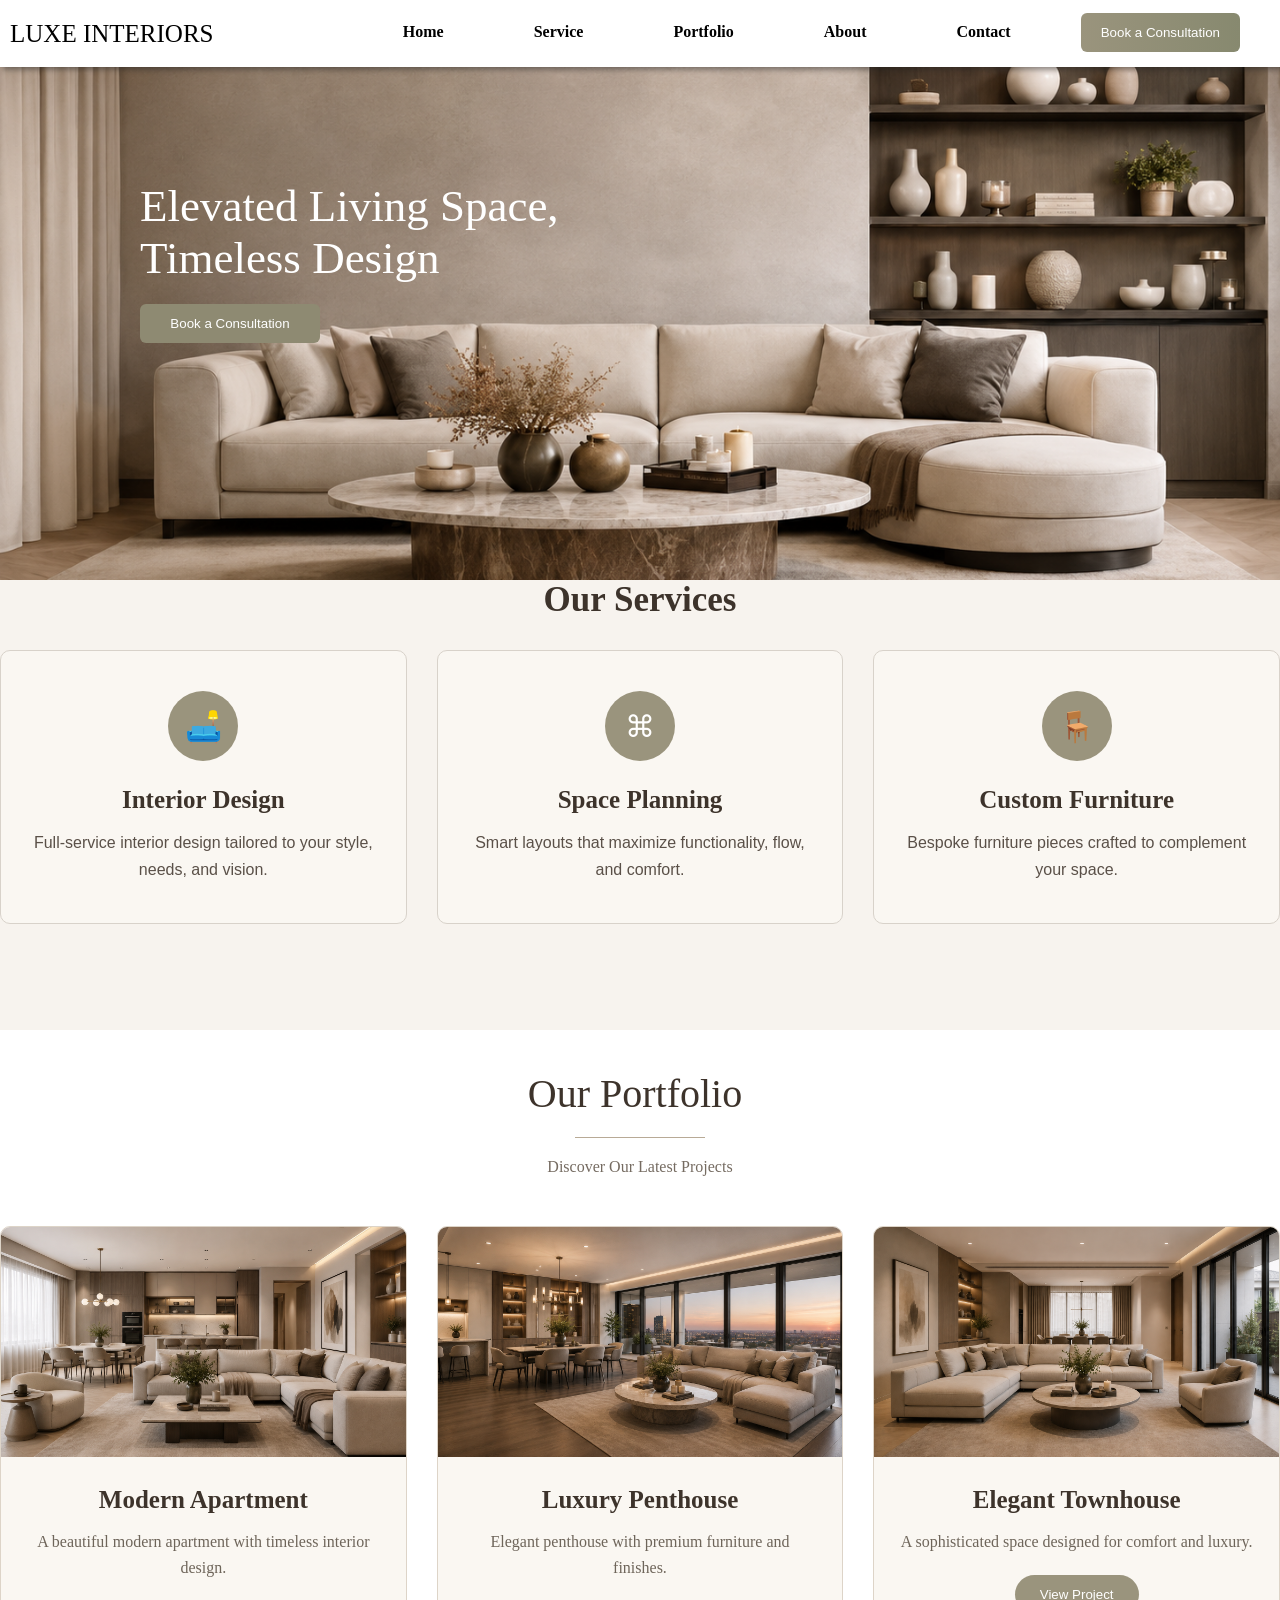
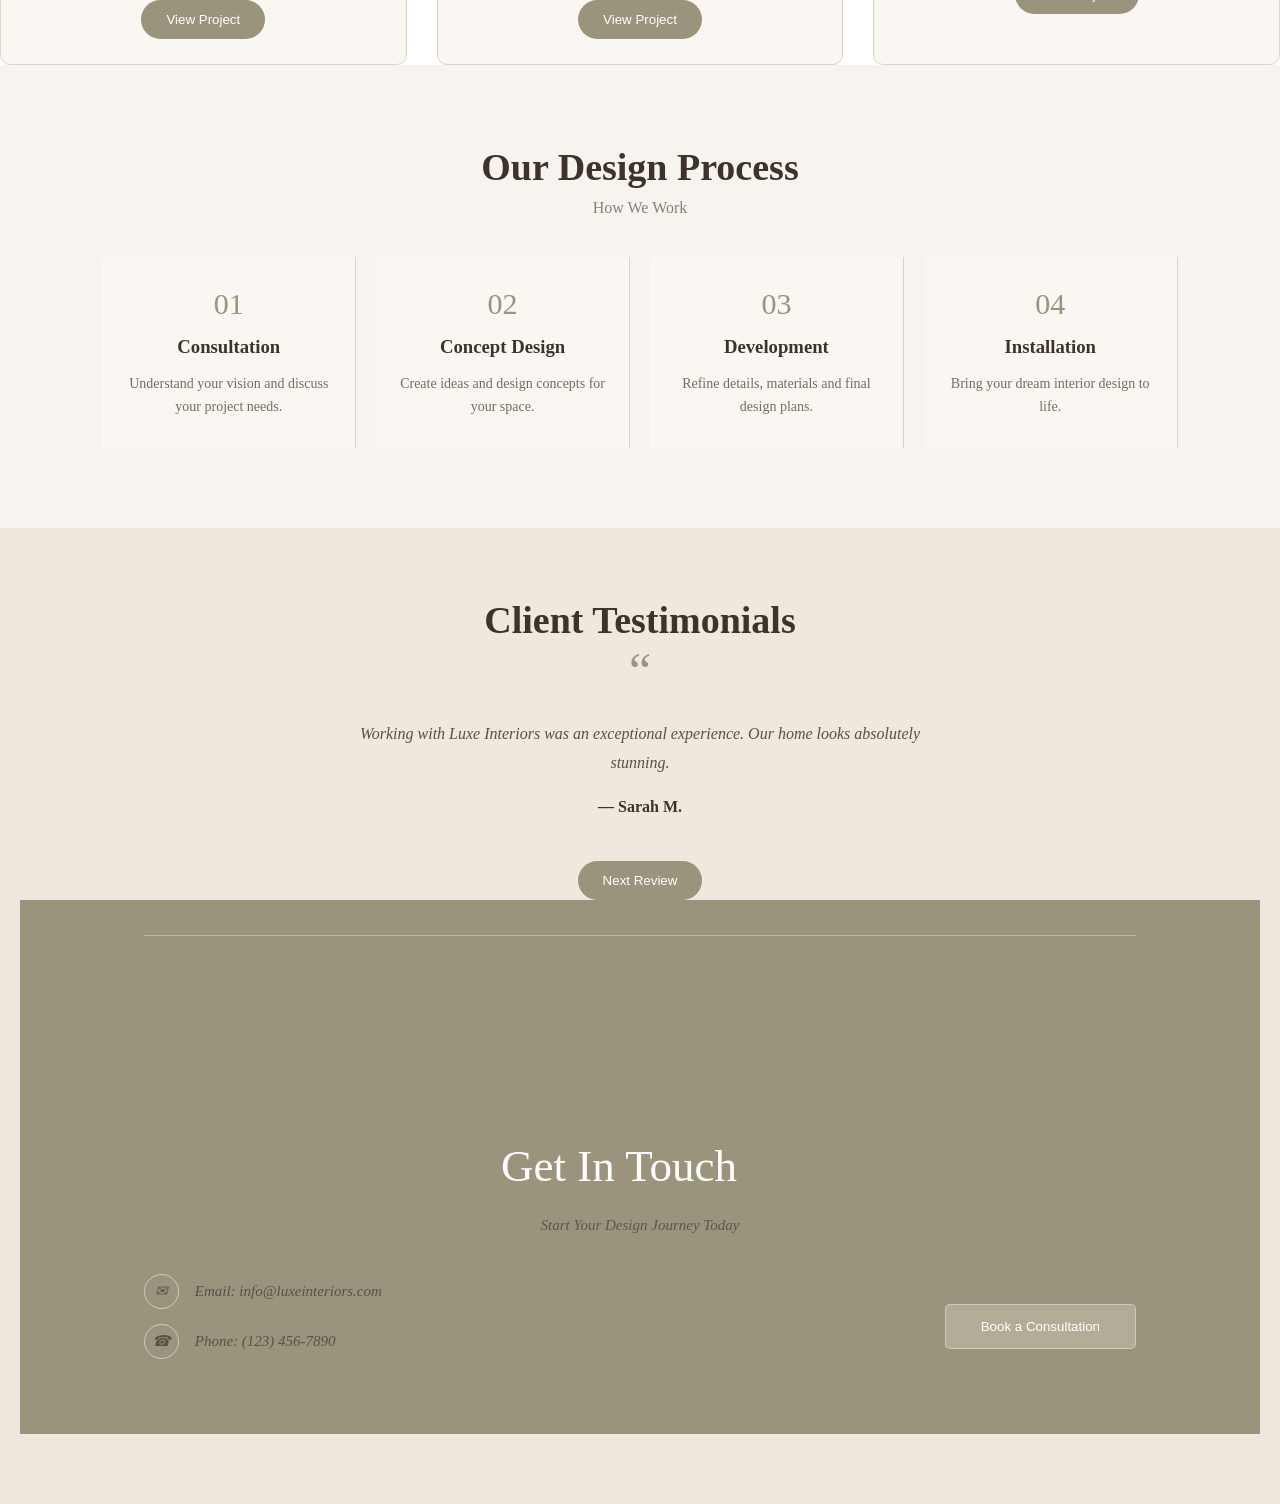
<file: Luxe Interiors/index.html>
<!DOCTYPE html>
<html lang="en">
<head>
    <meta charset="UTF-8">
    <meta name="viewport" content="width=device-width, initial-scale=1.0">
    <link rel="stylesheet" href="https://fonts.googleapis.com/css2?family=Material+Symbols+Outlined:opsz,wght,FILL,GRAD@20..48,100..700,0..1,-50..200&icon_names=menu" />
    <link rel="stylesheet" href="style.css">
    <link rel="stylesheet" href="https://cdnjs.cloudflare.com/ajax/libs/font-awesome/6.5.1/css/all.min.css">
    <link rel="stylesheet" href="https://cdnjs.cloudflare.com/ajax/libs/font-awesome/6.7.2/css/all.min.css">
    <title>Luxe Website</title>
</head>
<body>
    <section class="background">
 <nav>
  <div class="logo">
    LUXE INTERIORS
    </div>
    
    <ul class="sidebar">
       <li onclick=hideSidebar()><a href="" class="menu-close"><svg xmlns="http://www.w3.org/2000/svg" fill="none" viewBox="0 0 24 24" stroke-width="1.5" stroke="currentColor" class="size-6">
  <path stroke-linecap="round" stroke-linejoin="round" d="M6 18 18 6M6 6l12 12" />
</svg>
</a></li>
       <li><a href="">Home</a></li>
       <li><a href="service.html">Service</a></li>
       <li><a href="portfolio.html">Portfolio</a></li>
       <li><a href="about.html">About</a></li>
       <li><a href="contact.html">Contact</a></li>
       
    </ul>
    <ul>
       <li class="hideOnMobile"><a href="">Home</a></li>
       <li class="hideOnMobile"><a href="service.html">Service</a></li>
       <li class="hideOnMobile"><a href="portfolio.html">Portfolio</a></li>
       <li class="hideOnMobile"><a href="about.html">About</a></li>
       <li class="hideOnMobile"><a href="contact.html">Contact</a></li>
       <li class="menu-button" onclick=showSidebar()><a href="#" class="menu-icon"><svg xmlns="http://www.w3.org/2000/svg" fill="none" viewBox="0 0 24 24" stroke-width="1.5" stroke="currentColor" class="size-6">
  <path stroke-linecap="round" stroke-linejoin="round" d="M3.75 6.75h16.5M3.75 12h16.5m-16.5 5.25h16.5" />
</svg>
</a></li>

<button class="btn" id="bookBtn">Book a Consultation</button>
</nav>

<div class="content">
<h1>Elevated Living Space, Timeless Design</h1>
<button class="btn2" id="bookBtn1">Book a Consultation</button>

</div>
</section>

<section class="services">
    <h2>Our Services</h2>

    <div class="service-container">

        <div class="service-card">
            <div class="icon">
                🛋️
            </div>
            <h3>Interior Design</h3>
            <p>
                Full-service interior design tailored 
                to your style, needs, and vision.
            </p>
        </div>


        <div class="service-card">
            <div class="icon">
                ⌘
            </div>
            <h3>Space Planning</h3>
            <p>
                Smart layouts that maximize 
                functionality, flow, and comfort.
            </p>
        </div>


        <div class="service-card">
            <div class="icon">
                🪑
            </div>
            <h3>Custom Furniture</h3>
            <p>
                Bespoke furniture pieces crafted 
                to complement your space.
            </p>
        </div>

    </div>
</section>


<section class="portfolio">

    <h1>Our Portfolio</h1>

    <div class="divider"></div>

    <p class="subtitle">
        Discover Our Latest Projects
    </p>


    <div class="portfolio-container">


        <div class="portfolio-card">

            <img src="image/Modern Apartment.png">

            <div class="card-content">

                <h3>Modern Apartment</h3>

                <p>
                A beautiful modern apartment with
                timeless interior design.
                </p>

                <button id="portfolioBtn">
                    View Project
                </button>

            </div>

        </div>



        <div class="portfolio-card">

            <img src="image/Luxury Penthouse.png">

            <div class="card-content">

                <h3>Luxury Penthouse</h3>

                <p>
                Elegant penthouse with premium
                furniture and finishes.
                </p>

                <button id="portfolioBtn">
                    View Project
                </button>

            </div>

        </div>




        <div class="portfolio-card">

            <img src="image/Elegant Townhouse.png">

            <div class="card-content">

                <h3>Elegant Townhouse</h3>

                <p>
                A sophisticated space designed
                for comfort and luxury.
                </p>

                <button id="portfolioBtn">
                    View Project
                </button>

            </div>

        </div>


    </div>


</section>

<section class="process">

    <h2>Our Design Process</h2>
    <p class="small-title">How We Work</p>


    <div class="process-container">

        <div class="step">
            <span>01</span>
            <h3>Consultation</h3>
            <p>
                Understand your vision and discuss your project needs.
            </p>
        </div>


        <div class="step">
            <span>02</span>
            <h3>Concept Design</h3>
            <p>
                Create ideas and design concepts for your space.
            </p>
        </div>


        <div class="step">
            <span>03</span>
            <h3>Development</h3>
            <p>
                Refine details, materials and final design plans.
            </p>
        </div>


        <div class="step">
            <span>04</span>
            <h3>Installation</h3>
            <p>
                Bring your dream interior design to life.
            </p>
        </div>

    </div>

</section>



<section class="testimonials">

    <h2>Client Testimonials</h2>

    <div class="quote">
        “
    </div>


    <p id="review">
        Working with Luxe Interiors was an exceptional experience.
        Our home looks absolutely stunning.
    </p>


    <h4 id="client">
        — Sarah M.
    </h4>

    <p id="stars"></p>


    <button class="buttons" onclick="changeReview()">
        Next Review
    </button>

   <footer class="footer" id="contact">
    <div class="footer-line"></div>
    <h1>Get In Touch</h1>

    <p class="footer-sub">
        Start Your Design Journey Today
    </p>



    <div class="footer-content">


        <div class="contact-info">

            <p>
                <span class="footer-icon">✉</span>
                Email: info@luxeinteriors.com
            </p>

            <p>
                <span class="footer-icon">☎</span>
                Phone: (123) 456-7890
            </p>

        </div>

        <button id="bookBtn2">
            Book a Consultation
        </button>


    </div>

</footer>

</section>
 <script>
    function showSidebar(){
        const sidebar = document.querySelector('.sidebar')
        sidebar.style.display = 'flex'
    }
    function hideSidebar(){
        const sidebar = document.querySelector('.sidebar')
        sidebar.style.display = 'none' 
    }

    // const buttons = document.querySelectorAll("buttons");
    // buttons.forEach(buttons=>{
    // buttons.addEventListener("click",()=>{
    // alert("Project details coming soon");
    // });
    // });

    const reviews = [

    {
    text:"Working with Luxe Interiors was an exceptional experience. Our home looks absolutely stunning.",
    name:"— Sarah M.",
    rating:"★★★★★"
    },

    {
    text:"The team transformed our space into a beautiful and comfortable home.",
    name:"— Daniel K.",
    rating:"★★★★☆"
    },

    {
    text:"Professional service with amazing attention to every detail.",
    name:"— Emily R.",
    rating:"★★★★★"

    }

    ];


    let index = 0;


    function changeReview(){


    index++;


    if(index >= reviews.length){

    index = 0;

    }


    document.getElementById("review").innerText =
    reviews[index].text;


    document.getElementById("client").innerText =
    reviews[index].name;

    document.getElementById("stars").innerText =
    reviews[index].rating;
    }
   const sections = document.querySelectorAll(
".service-card, .portfolio-card, .step, .testimonials"
);



window.addEventListener("scroll",()=>{


sections.forEach(section=>{


let position =
section.getBoundingClientRect().top;


if(position < window.innerHeight - 120){


section.style.animationPlayState="running";


}


});


});
const animatedSections = document.querySelectorAll(
    ".service-card, .portfolio-card, .step, .testimonials"
);


function startAnimation(){

    animatedSections.forEach(section=>{


        const sectionPosition =
        section.getBoundingClientRect().top;


        const screenHeight =
        window.innerHeight;



        if(sectionPosition < screenHeight - 120){


            section.style.animationPlayState = "running";


        }


    });

}

window.addEventListener(
    "scroll",
    startAnimation
);


// Run when page loads

window.addEventListener(
    "load",
    startAnimation
);

const serviceCards =
document.querySelectorAll(".service-card");


serviceCards.forEach(card=>{


    card.addEventListener("mouseenter",()=>{

        card.style.transform =
        "translateY(-12px)";

    });



    card.addEventListener("mouseleave",()=>{

        card.style.transform =
        "translateY(0)";

    });


});

const portfolioCards =
document.querySelectorAll(".portfolio-card");



portfolioCards.forEach(card=>{


card.addEventListener("click",()=>{


    card.classList.toggle("active");


});


});

const testimonial =
document.querySelector(".testimonials");


testimonial.style.animation = "none";


setTimeout(()=>{

testimonial.style.animation =
"testimonialPop .8s ease forwards";


},50);

 

const observerSections = document.querySelectorAll(
    ".content, .service-card, .portfolio-card, .step, .testimonials, .footer"
);



const observer = new IntersectionObserver((entries)=>{


    entries.forEach(entry=>{


        if(entry.isIntersecting){


            entry.target.classList.add("animate");


        }else{


            // remove this if you want animation only once
            entry.target.classList.remove("animate");


        }


    });


},
{
    threshold:0.2
});



sections.forEach(section=>{

    observer.observe(section);

});


const bookBtn =
document.getElementById("bookBtn");
bookBtn.addEventListener("click",()=>{
    window.location.href =
    "booking.html";


});

const bookBtn1 =
document.getElementById("bookBtn1");
bookBtn1.addEventListener("click",()=>{
    window.location.href =
    "booking.html";


});

const bookBtn2 =
document.getElementById("bookBtn2");
bookBtn2.addEventListener("click",()=>{
    window.location.href =
    "booking.html";

});

const portfolioBtn = document.getElementById("portfolioBtn");
portfolioBtn.addEventListener("click",()=>{

    window.location.href =
    "portfolio.html";

});


</script>
</body>
</html>
</file>
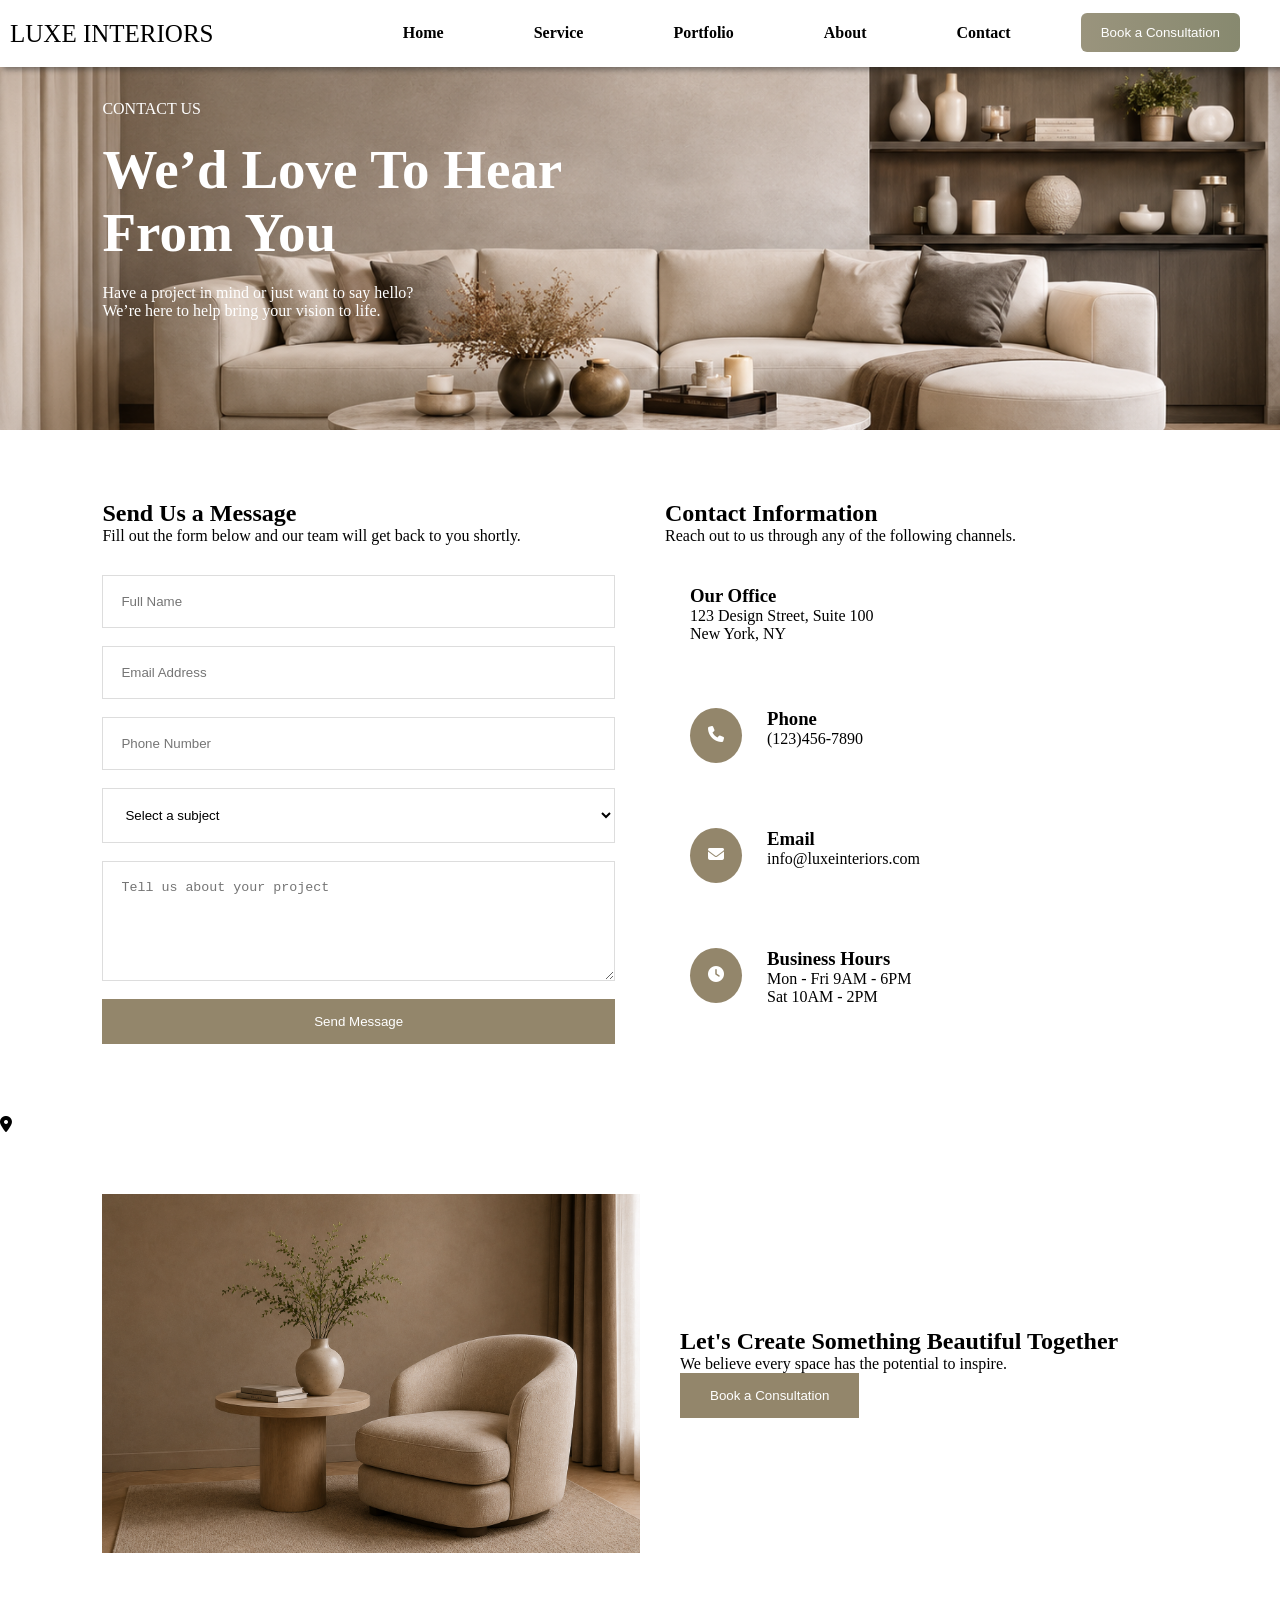
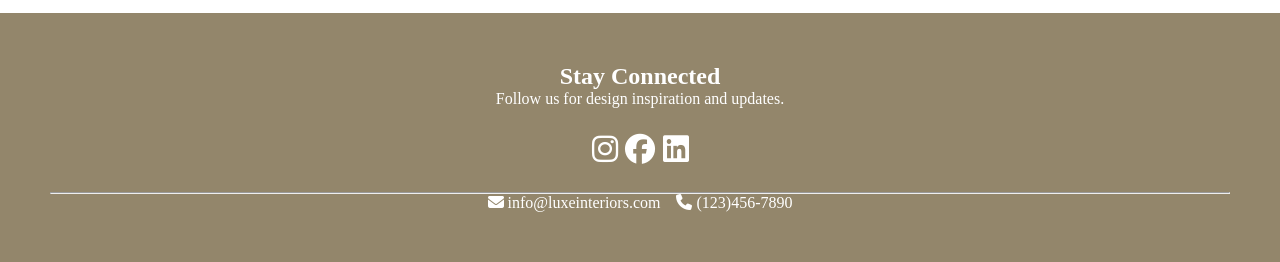
<file: Luxe Interiors/contact.html>
<!DOCTYPE html>
<html lang="en">
<head>
    <meta charset="UTF-8">
    <meta name="viewport" content="width=device-width, initial-scale=1.0">
    <link rel="stylesheet"
    href="https://cdnjs.cloudflare.com/ajax/libs/font-awesome/6.5.0/css/all.min.css">
    <link rel="stylesheet" href="contact.css">
    <title>Contact</title>
</head>
<body>
    <section class="background">
    <nav>
  <div class="logo">
    LUXE INTERIORS
    </div>
    
    <ul class="sidebar">
       <li onclick=hideSidebar()><a href="" class="menu-close"><svg xmlns="http://www.w3.org/2000/svg" fill="none" viewBox="0 0 24 24" stroke-width="1.5" stroke="currentColor" class="size-6">
  <path stroke-linecap="round" stroke-linejoin="round" d="M6 18 18 6M6 6l12 12" />
</svg>
</a></li>
       <li><a href="index.html">Home</a></li>
       <li><a href="service.html">Service</a></li>
       <li><a href="portfolio.html">Portfolio</a></li>
       <li><a href="about.html">About</a></li>
       <li><a href="contact.html">Contact</a></li>
       
    </ul>
    <ul>
       <li class="hideOnMobile"><a href="index.html">Home</a></li>
       <li class="hideOnMobile"><a href="service.html">Service</a></li>
       <li class="hideOnMobile"><a href="portfolio.html">Portfolio</a></li>
       <li class="hideOnMobile"><a href="about.html">About</a></li>
       <li class="hideOnMobile"><a href="contact.html">Contact</a></li>
       <li class="menu-button" onclick=showSidebar()><a href="#" class="menu-icon"><svg xmlns="http://www.w3.org/2000/svg" fill="none" viewBox="0 0 24 24" stroke-width="1.5" stroke="currentColor" class="size-6">
  <path stroke-linecap="round" stroke-linejoin="round" d="M3.75 6.75h16.5M3.75 12h16.5m-16.5 5.25h16.5" />
</svg>
</a></li>

<button class="btn" id="bookBtn">Book a Consultation</button>
</nav>

<section class="hero animate">

<div>

<p>CONTACT US</p>

<h1>
We’d Love To Hear<br>
From You
</h1>


<p>
Have a project in mind or just want to say hello?
<br>
We’re here to help bring your vision to life.
</p>


</div>

</section>
</section>


<section class="contact-section animate">



<div class="form-box">


<h2>Send Us a Message</h2>

<p>
Fill out the form below and our team will get back to you shortly.
</p>



<form>

<input id="name" placeholder="Full Name">


<input id="email" placeholder="Email Address">


<input id="phone" placeholder="Phone Number">


<select id="subject">

<option>
Select a subject
</option>

<option>
Interior Design
</option>

</select>



<textarea id="message" placeholder="Tell us about your project"></textarea>


<button type="submit">
Send Message
</button>


</form>


</div>







<div class="info">


<h2>
Contact Information
</h2>


<p>
Reach out to us through any of the following channels.
</p>


<div class="info-card">


<div>
<h3>Our Office</h3>
<p>
123 Design Street, Suite 100
<br>
New York, NY
</p>
</div>

</div>


<div class="info-card">

<i class="fa-solid fa-phone"></i>

<div>
<h3>Phone</h3>
<p>(123)456-7890</p>
</div>

</div>





<div class="info-card">

<i class="fa-solid fa-envelope"></i>

<div>
<h3>Email</h3>

<p>
info@luxeinteriors.com
</p>

</div>

</div>



<div class="info-card">

<i class="fa-solid fa-clock"></i>

<div>

<h3>Business Hours</h3>

<p>
Mon - Fri 9AM - 6PM
<br>
Sat 10AM - 2PM
</p>

</div>

</div>


</div>


</section>




<i class="fa-solid fa-location-dot"></i>

</section>


<section class="cta animate">


<img src="image/RRR.png">


<div>


<h2>
Let's Create Something Beautiful Together
</h2>


<p>
We believe every space has the potential to inspire.
</p>


<button class="book" id="bookBtn1">
Book a Consultation
</button>


</div>


</section>


<footer>


<h2>
Stay Connected
</h2>


<p>
Follow us for design inspiration and updates.
</p>



<div class="social">


<i class="fa-brands fa-instagram"></i>

<i class="fa-brands fa-facebook"></i>

<i class="fa-brands fa-linkedin"></i>


</div>

<hr>

<p>

<i class="fa-solid fa-envelope"></i>
info@luxeinteriors.com


&nbsp;&nbsp;


<i class="fa-solid fa-phone"></i>
(123)456-7890

</p>



</footer>

<script>
     function showSidebar(){
        const sidebar = document.querySelector('.sidebar')
        sidebar.style.display = 'flex'
    }
    function hideSidebar(){
        const sidebar = document.querySelector('.sidebar')
        sidebar.style.display = 'none' 
    }

    // section animation

    const sections =
    document.querySelectorAll(".animate");


    const observer =
    new IntersectionObserver((entries)=>{


    entries.forEach(item=>{


    if(item.isIntersecting){

    item.target.classList.add("show");

    }


    });


    },
    {
    threshold:0.2
    });



    sections.forEach(section=>{

    observer.observe(section);

    });




    // book button navigation
   const bookBtn =
document.getElementById("bookBtn");
bookBtn.addEventListener("click",()=>{
    window.location.href =
    "booking.html";


});

const bookBtn1 =
document.getElementById("bookBtn1");
bookBtn1.addEventListener("click",()=>{
    window.location.href =
    "booking.html";


});


    // form submit

    document.querySelector("form")
    .addEventListener("submit",(e)=>{


    e.preventDefault();


    alert(
    "Message sent successfully!"
    );

    });



 document.getElementById("contactForm").addEventListener("submit", function(e){

    e.preventDefault();

    const name = document.getElementById("name").value;
    const email = document.getElementById("email").value;
    const phone = document.getElementById("phone").value;
    const subject = document.getElementById("subject").value;
    const message = document.getElementById("message").value;

    const whatsappNumber = "2349068855268"; // Replace with owner's number

    const text =
` New Contact Message

Name: ${name}

Email: ${email}

Phone: ${phone}

Subject: ${subject}

Message:
${message}`;

    const url =
`https://wa.me/${whatsappNumber}?text=${encodeURIComponent(text)}`;

    window.open(url, "_blank");

    this.reset();

});
</script>
</body>
</html>
</file>
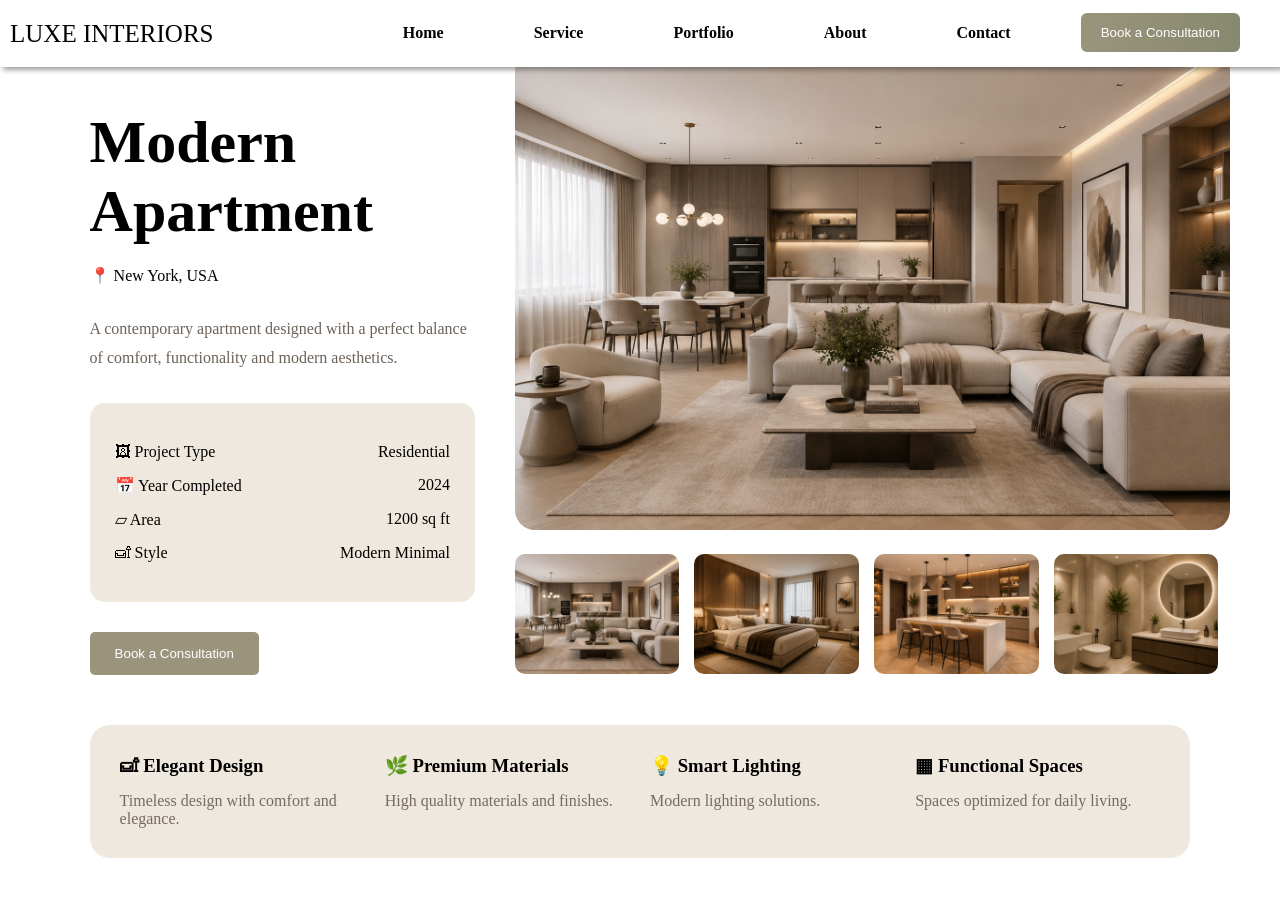
<file: Luxe Interiors/portfolio.html>
<!DOCTYPE html>
<html lang="en">
<head>
    <meta charset="UTF-8">
    <meta name="viewport" content="width=device-width, initial-scale=1.0">
    <link rel="stylesheet" href="https://fonts.googleapis.com/css2?family=Material+Symbols+Outlined:opsz,wght,FILL,GRAD@20..48,100..700,0..1,-50..200&icon_names=menu" />
    <link rel="stylesheet" href="portfolio.css">
    <link rel="stylesheet" href="https://cdnjs.cloudflare.com/ajax/libs/font-awesome/6.5.1/css/all.min.css">
    <link rel="stylesheet" href="https://cdnjs.cloudflare.com/ajax/libs/font-awesome/6.7.2/css/all.min.css">
    <title>PortFolio</title>
</head>
<body>
    <nav>
  <div class="logo">
    LUXE INTERIORS
    </div>
    
    <ul class="sidebar">
       <li onclick=hideSidebar()><a href="" class="menu-close"><svg xmlns="http://www.w3.org/2000/svg" fill="none" viewBox="0 0 24 24" stroke-width="1.5" stroke="currentColor" class="size-6">
  <path stroke-linecap="round" stroke-linejoin="round" d="M6 18 18 6M6 6l12 12" />
</svg>
</a></li>
       <li><a href="index.html">Home</a></li>
       <li><a href="service.html">Service</a></li>
       <li><a href="portfolio.html">Portfolio</a></li>
       <li><a href="about.html">About</a></li>
       <li><a href="contact.html">Contact</a></li>
       
    </ul>
    <ul>
       <li class="hideOnMobile"><a href="index.html">Home</a></li>
       <li class="hideOnMobile"><a href="service.html">Service</a></li>
       <li class="hideOnMobile"><a href="portfolio.html">Portfolio</a></li>
       <li class="hideOnMobile"><a href="about.html">About</a></li>
       <li class="hideOnMobile"><a href="contact.html">Contact</a></li>
       <li class="menu-button" onclick=showSidebar()><a href="#" class="menu-icon"><svg xmlns="http://www.w3.org/2000/svg" fill="none" viewBox="0 0 24 24" stroke-width="1.5" stroke="currentColor" class="size-6">
  <path stroke-linecap="round" stroke-linejoin="round" d="M3.75 6.75h16.5M3.75 12h16.5m-16.5 5.25h16.5" />
</svg>
</a></li>

<button class="btn" id="bookBtn">Book a Consultation</button>

</nav>
<section class="portfolio-page">



<div class="project-info">


<p class="back">
← Back to Portfolio
</p>


<h1>
Modern<br>
Apartment
</h1>


<p class="location">
📍 New York, USA
</p>


<p class="description">

A contemporary apartment designed with a perfect balance
of comfort, functionality and modern aesthetics.

</p>




<div class="details">


<p>
🖼 Project Type
<span>Residential</span>
</p>


<p>
📅 Year Completed
<span>2024</span>
</p>


<p>
▱ Area
<span>1200 sq ft</span>
</p>


<p>
🛋 Style
<span>Modern Minimal</span>
</p>


</div>



<button class="book" id="bookBtn1">
Book a Consultation
</button>



</div>





<div class="gallery">


<img id="mainImage"
src="image/Modern Apartment.png">



<div class="thumbs">


<img onclick="changeImage(this)"
src="image/Modern Apartment.png">


<img onclick="changeImage(this)"
src="image/bedroom (2).png">


<img onclick="changeImage(this)"
src="image/kitchen.png">


<img onclick="changeImage(this)"
src="image/bathroom.png">



</div>
</div>

</section>

<section class="features">

<div>
<h3>🛋 Elegant Design</h3>
<p>Timeless design with comfort and elegance.</p>
</div>


<div>
<h3>🌿 Premium Materials</h3>
<p>High quality materials and finishes.</p>
</div>



<div>
<h3>💡 Smart Lighting</h3>
<p>Modern lighting solutions.</p>
</div>



<div>
<h3>▦ Functional Spaces</h3>
<p>Spaces optimized for daily living.</p>
</div>


</section>

<script>
    function showSidebar(){
        const sidebar = document.querySelector('.sidebar')
        sidebar.style.display = 'flex'
    }
    function hideSidebar(){
        const sidebar = document.querySelector('.sidebar')
        sidebar.style.display = 'none' 
    }

    function changeImage(image){


const main =
document.getElementById("mainImage");


main.style.opacity="0";


setTimeout(()=>{


main.src=image.src;


main.style.opacity="1";


},300);


}

const bookBtn =
document.getElementById("bookBtn");

bookBtn.addEventListener("click",()=>{

    window.location.href =
    "booking.html";


});
const bookBtn1 =
document.getElementById("bookBtn1");
bookBtn1.addEventListener("click",()=>{
    window.location.href =
    "booking.html";


});
</script>
</body>
</html>
</file>
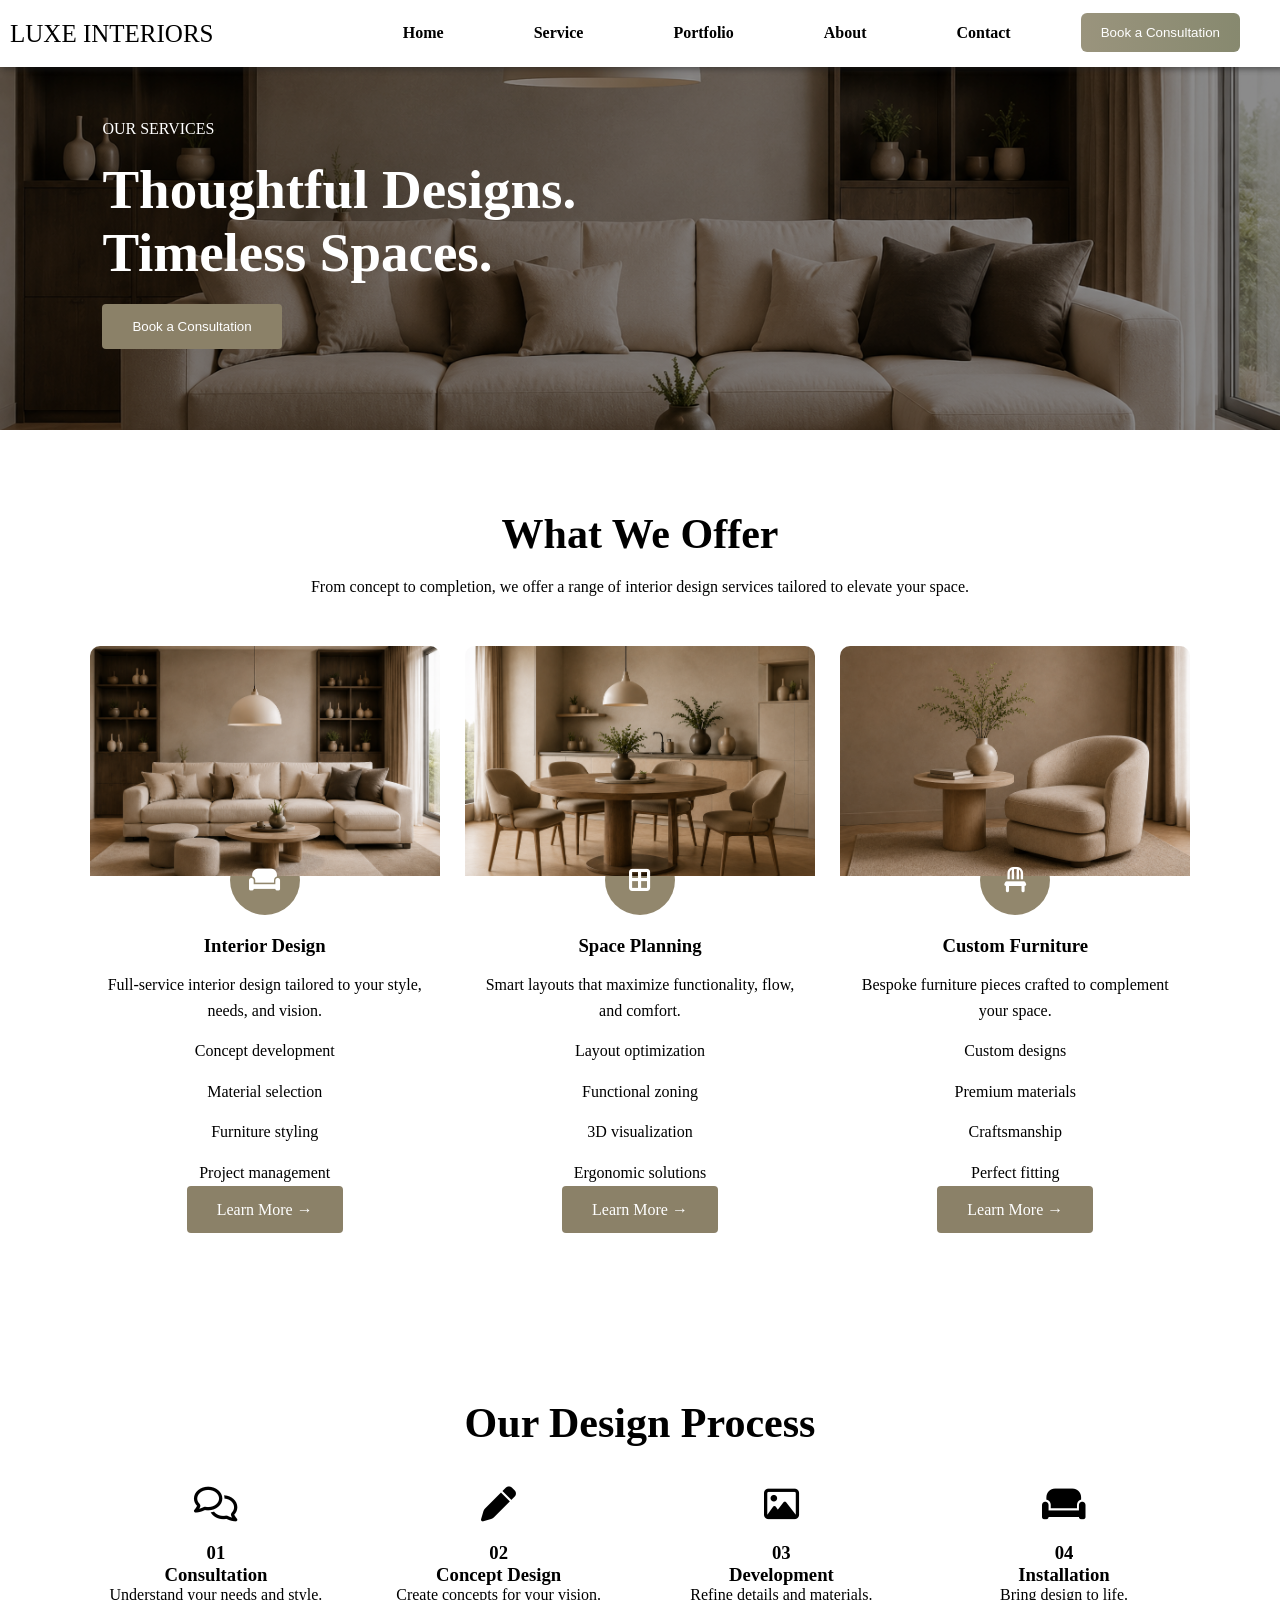
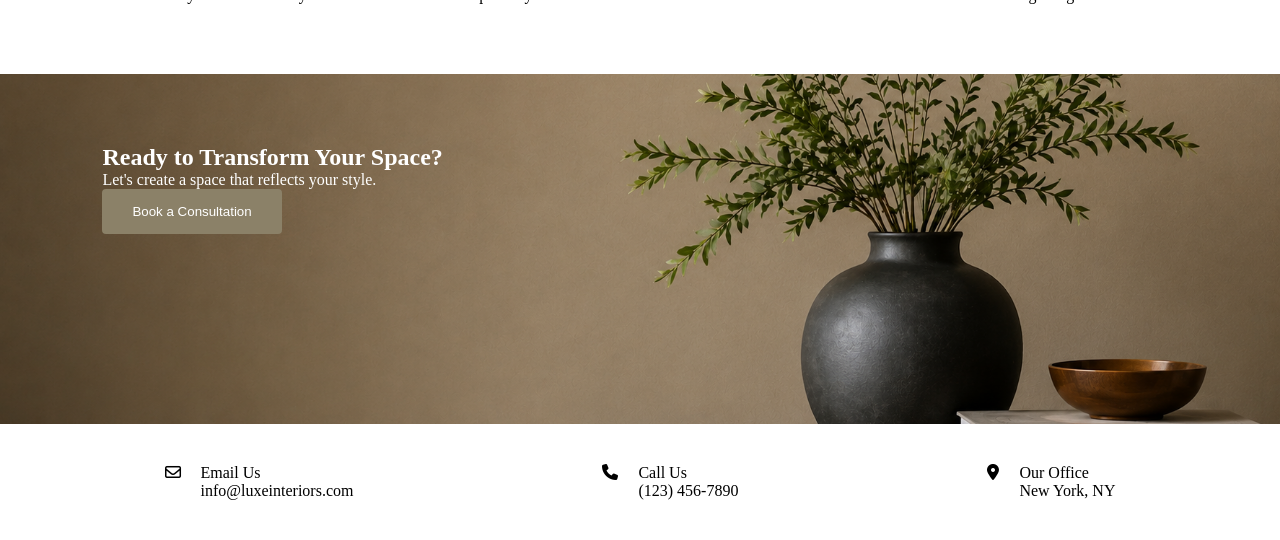
<file: Luxe Interiors/service.html>
<!DOCTYPE html>
<html lang="en">
<head>
    <meta charset="UTF-8">
    <meta name="viewport" content="width=device-width, initial-scale=1.0">
    <link rel="stylesheet" href="https://cdnjs.cloudflare.com/ajax/libs/font-awesome/6.5.0/css/all.min.css">
    <link rel="stylesheet" href="service.css">
    <title>Service</title>
</head>
<body>
    <section class="background">
    <nav>
  <div class="logo">
    LUXE INTERIORS
    </div>
    
    <ul class="sidebar">
       <li onclick=hideSidebar()><a href="" class="menu-close"><svg xmlns="http://www.w3.org/2000/svg" fill="none" viewBox="0 0 24 24" stroke-width="1.5" stroke="currentColor" class="size-6">
  <path stroke-linecap="round" stroke-linejoin="round" d="M6 18 18 6M6 6l12 12" />
</svg>
</a></li>
       <li><a href="index.html">Home</a></li>
       <li><a href="service.html">Service</a></li>
       <li><a href="portfolio.html">Portfolio</a></li>
       <li><a href="about.html">About</a></li>
       <li><a href="contact.html">Contact</a></li>
       
    </ul>
    <ul>
       <li class="hideOnMobile"><a href="index.html">Home</a></li>
       <li class="hideOnMobile"><a href="service.html">Service</a></li>
       <li class="hideOnMobile"><a href="portfolio.html">Portfolio</a></li>
       <li class="hideOnMobile"><a href="about.html">About</a></li>
       <li class="hideOnMobile"><a href="contact.html">Contact</a></li>
       <li class="menu-button" onclick=showSidebar()><a href="#" class="menu-icon"><svg xmlns="http://www.w3.org/2000/svg" fill="none" viewBox="0 0 24 24" stroke-width="1.5" stroke="currentColor" class="size-6">
  <path stroke-linecap="round" stroke-linejoin="round" d="M3.75 6.75h16.5M3.75 12h16.5m-16.5 5.25h16.5" />
</svg>
</a></li>

<button class="btn" id="bookBtn">Book a Consultation</button>
</nav>

<!-- HERO -->

<section class="hero animate">

<div class="overlay"></div>

<div class="heroText">

<p>OUR SERVICES</p>

<h1>
Thoughtful Designs.<br>
Timeless Spaces.
</h1>


<button id="bookBtn2">
Book a Consultation
</button>

</div>

</section>

</section>



<!-- SERVICES -->

<section class="services animate">


<h2>
What We Offer
</h2>

<p>
From concept to completion, we offer a range of interior design services tailored to elevate your space.
</p>



<div class="serviceGrid">



<div class="card">

<img src="image/sittingroom.png">


<div class="icon">

<i class="fa-solid fa-couch"></i>

</div>


<h3>
Interior Design
</h3>


<p>
Full-service interior design tailored to your style, needs, and vision.
</p>


<ul>

<li>Concept development</li>
<li>Material selection</li>
<li>Furniture styling</li>
<li>Project management</li>

</ul>


<a href="about.html">
Learn More →
</a>


</div>





<div class="card">

<img src="image/ktc.png">


<div class="icon">

<i class="fa-solid fa-border-all"></i>

</div>


<h3>
Space Planning
</h3>


<p>
Smart layouts that maximize functionality, flow, and comfort.
</p>


<ul>

<li>Layout optimization</li>
<li>Functional zoning</li>
<li>3D visualization</li>
<li>Ergonomic solutions</li>

</ul>


<a href="about.html">
Learn More →
</a>


</div>





<div class="card">

<img src="image/RRR.png">


<div class="icon">

<i class="fa-solid fa-chair"></i>

</div>


<h3>
Custom Furniture
</h3>


<p>
Bespoke furniture pieces crafted to complement your space.
</p>


<ul>

<li>Custom designs</li>
<li>Premium materials</li>
<li>Craftsmanship</li>
<li>Perfect fitting</li>

</ul>


<a href="about.html">
Learn More →
</a>


</div>



</div>


</section>





<!-- PROCESS -->


<section class="process animate">


<h2>
Our Design Process
</h2>


<div class="steps">


<div>
<i class="fa-regular fa-comments"></i>
<h3>01<br>Consultation</h3>
<p>
Understand your needs and style.
</p>
</div>



<div>
<i class="fa-solid fa-pen"></i>
<h3>02<br>Concept Design</h3>
<p>
Create concepts for your vision.
</p>
</div>



<div>
<i class="fa-regular fa-image"></i>
<h3>03<br>Development</h3>
<p>
Refine details and materials.
</p>
</div>



<div>
<i class="fa-solid fa-couch"></i>
<h3>04<br>Installation</h3>
<p>
Bring design to life.
</p>
</div>



</div>


</section>






<!-- CTA -->


<section class="cta animate">


<h1>
Ready to Transform Your Space?
</h1>


<p>
Let's create a space that reflects your style.
</p>


<button id="bookBtn1">
Book a Consultation
</button>


</section>





<footer>


<div>

<i class="fa-regular fa-envelope"></i>

<p>
Email Us<br>
info@luxeinteriors.com
</p>

</div>



<div>

<i class="fa-solid fa-phone"></i>

<p>
Call Us<br>
(123) 456-7890
</p>

</div>




<div>

<i class="fa-solid fa-location-dot"></i>

<p>
Our Office<br>
New York, NY
</p>

</div>


</footer>

<script >
     function showSidebar(){
        const sidebar = document.querySelector('.sidebar')
        sidebar.style.display = 'flex'
    }
    function hideSidebar(){
        const sidebar = document.querySelector('.sidebar')
        sidebar.style.display = 'none' 
    }
    
    // section animation when scrolling

const sections =
document.querySelectorAll(".animate");


const observer =
new IntersectionObserver(entries=>{


entries.forEach(entry=>{


if(entry.isIntersecting){

entry.target.classList.add("active");

}


});


},
{
threshold:0.2
});



sections.forEach(section=>{

observer.observe(section);

});





// booking page


const bookBtn =
document.getElementById("bookBtn");
bookBtn.addEventListener("click",()=>{
    window.location.href =
    "booking.html";


});

const bookBtn1 =
document.getElementById("bookBtn1");
bookBtn1.addEventListener("click",()=>{
    window.location.href =
    "booking.html";


});

const bookBtn2 =
document.getElementById("bookBtn2");    
bookBtn2.addEventListener("click",()=>{
    window.location.href =
    "booking.html";


});

</script>
</body>
</html>
</file>
<file: Luxe Interiors/style.css>
*{
    margin: 0;
    padding: 0;
    box-sizing: border-box;
}
body{
    min-height: 100vh;
    overflow-x: hidden;
    
}

.background{
    width: 100%;
    height: 580px;
    background: url(image/background.png);
    background-repeat: no-repeat;
    background-position: center;
    background-size: cover;
    overflow-x: hidden;

}

.logo{
    color: black;
    font-size: 25px;
    margin-inline-start: 10px;
    margin-top: 20px;

}

nav{
    /* background: #3b3b3b; */
    background-color: white;
    box-shadow: 3px 3px 5px rgba(34, 34, 34, 0.429);
    position: fixed;
    width: 100vw;
    z-index: 10;

}
nav ul{
    /* width: 100%; */
    list-style: none;
    display: flex;
    justify-content: flex-end;
    align-items: center;
}
nav li{
    height: 29px;
    margin-top: -10px;

}
nav a{
    height: 100%;
    padding: 12px 20px;
    margin-top: -20px;
    text-decoration: none;
    display: flex;
    align-items: center;
    color: black;
    font-weight: bold;
    margin-right: 50px;
}


nav a:hover{
    background-color: #f0f0f0;
    transition: 0.3s;
}

.sidebar{
    position: fixed;
    top: 10;
    right: 0;
    height: 100vh;
    width: 250px;
    z-index: 999;
    background-color: rgba(255, 255, 255, 0.2);
    backdrop-filter: blur(3px);
    box-shadow: -10px 0 10px rgba(0, 0, 0, 0.1);
    display: none;
    flex-direction: column;
    gap: 15px;
    align-items: flex-start;
    justify-content: flex-start;
}
.sidebar li{
    width: 100%;

}
.sidebar a{
    width: 100%;
    
}
.menu-icon svg{
    width: 30px;
    height: 30px;
    position: relative;
    top: 5px;
    right: 20px;
    cursor: pointer;
    
}
.menu-close svg{
    width: 30px;
    height: 30px;
    position: relative;
    top: -10px;
    left: 10px;
    cursor: pointer;
}
.menu-button{
    display: none;
}

.btn{
    background: linear-gradient(90deg, #9a947d, #87896f);
    border-radius: 6px;
    border: none;
    color: white;
    cursor: pointer;
    padding: 12px 20px;
    margin-block-start: -50px;
    bottom: 60px;
    margin-right: 40px;
    

}
h1{
   font-size: 45px;
   margin-inline-start: 140px;
   margin-top: 180px;
   width: 450px;
   color: white;
   font-weight: lighter;


}
.btn2{
    background: #8e8a72;
    border-radius: 6px;
    border: none;
    color: white;
    cursor: pointer;
    padding: 12px 20px;
    margin-inline-start: 140px;
    width: 180px;

    

}
.services{
    background:#F7F3EE;
    /* padding:80px 8%; */
    text-align:center;
    height: 450px;
    opacity:0;
    animation: serviceUp .8s ease forwards;

}



.service h1:nth-child(1){
animation-delay:.2s;

}


.service-container:nth-child(2){
animation-delay:.4s;

}


.service-card:nth-child(3){
animation-delay:.6s;

}



@keyframes serviceUp{


from{

opacity:0;
transform:translateY(80px);

}


to{

opacity:1;
transform:translateY(0);

}

}

.services h2{
    font-family: Georgia, serif;
    font-size:35px;
    color:#3D332B;
    margin-bottom:30px;
}


.service-container{
    display:grid;
    grid-template-columns:repeat(3,1fr);
    gap:30px;
}


.service-card{
    background:#FAF7F2;
    padding:40px 25px;
    border:1px solid #D8D2CA;
    border-radius:10px;
    transition:.3s;
}


.service-card:hover{
    transform:translateY(-8px);
}


.icon{
    width:70px;
    height:70px;
    margin:auto;
    display:flex;
    align-items:center;
    justify-content:center;
    background:#9A947D;
    color:white;
    border-radius:50%;
    font-size:30px;
}


.service-card h3{
    margin-top:25px;
    font-family:Georgia,serif;
    font-size:25px;
    color:#3D332B;
}


.service-card p{
    margin-top:15px;
    color:#5A5048;
    font-family:Arial,sans-serif;
    line-height:1.7;
}

.portfolio{
text-align:center;
animation: portfolioMove .9s ease forwards;

opacity:0;

}


@keyframes portfolioMove{


from{
opacity:0;
transform:translateY(60px) rotateX(15deg);

}
to{
opacity:1;
transform:translateY(0) rotateX(0);

}

}

.portfolio h1{
font-family:Georgia,serif;
font-size:40px;
color:#3D332B;
margin-top: 40px;
text-align: center;
justify-content: center;
margin-inline-start: 410px;

}

.divider{
width:130px;
height:1px;
background:#B8AA96;
margin:20px auto;

}



.subtitle{
color:#756B61;
margin-bottom:50px;

}

.portfolio-container{
display:grid;
grid-template-columns:repeat(3,1fr);
gap:30px;

}

.portfolio-card{
background:#FAF7F2;
border-radius:10px;
overflow:hidden;
border:1px solid #DDD4C8;
transition:.4s;

}

.portfolio-card:hover{
transform:translateY(-12px);
box-shadow:0 20px 40px #0002;

}

.portfolio-card img{
width:100%;
height:230px;
object-fit:cover;

}


.card-content{
padding:25px;

}



.card-content h3{
font-family:Georgia,serif;
font-size:25px;
color:#3D332B;
margin-bottom:15px;

}

.card-content p{
color:#6E655A;
line-height:1.6;

}

button{
margin-top:20px;
background:#9A947D;
border:none;
color:white;
padding:12px 25px;
border-radius:25px;
cursor:pointer;
transition:.3s;

}



button:hover{
background:#756F5A;

}


.process{

background:#F7F3EE;
padding:80px 8%;
text-align:center;

}


.process h2,
.testimonials h2{

font-family:Georgia,serif;
font-size:38px;
color:#3D332B;

}



.small-title{

color:#8A8177;
margin:10px 0 40px;

}



.process-container{

display:grid;
grid-template-columns:repeat(4,1fr);
gap:20px;

}



.step{

background:#FAF7F2;
padding:30px 20px;
border-right:1px solid #D8D2CA;

}



.step span{

font-size:30px;
color:#9A947D;
font-family:Georgia,serif;

}



.step h3{

margin:15px 0;
color:#3D332B;
font-family:Georgia,serif;

}



.step p{

color:#756B61;
font-size:14px;
line-height:1.6;

}





/* Testimonials */


.testimonials{

background:#EFE8DE;
padding:70px 20px;
text-align:center;

}



.quote{

font-size:50px;
color:#9A947D;

}



.testimonials p{

max-width:600px;
margin:20px auto;
color:#5A5048;
font-style:italic;
line-height:1.8;

}



.testimonials h4{

color:#3D332B;
margin-bottom:25px;

animation:testimonialPop .8s ease forwards;

opacity:0;


}



@keyframes testimonialPop{


from{

opacity:0;
transform:scale(.9);

}


to{

opacity:1;
transform:scale(1);

}
}



.buttons{

background:#9A947D;
color:white;
border:none;
padding:12px 25px;
border-radius:20px;
cursor:pointer;

}

.footer{

background:#9A947D;
color:white;

padding:60px 10%;

text-align:center;

position:relative;

overflow:hidden;

}



.footer h1{
font-family:Georgia,serif;
font-size:45px;
margin-bottom:10px;
margin-inline-start: 250px;

}



.footer-sub{
font-size:15px;
opacity:.9;
margin-bottom:40px;

}





.footer-line{

width:80%;
height:1px;
background:#ffffff55;
position:absolute;
top:35px;
left:10%;

}




.footer-content{
display:flex;

justify-content:space-between;

align-items:center;

gap:30px;

}




.contact-info{

text-align:left;

}



.contact-info p{

margin:15px 0;

font-size:15px;

}



.footer-icon{


display:inline-flex;

justify-content:center;

align-items:center;


width:35px;

height:35px;


border:1px solid #ffffff80;

border-radius:50%;


margin-right:12px;


transition:.3s;


}




.footer-icon:hover{


transform:translateY(-5px);

background:#ffffff22;


}





.footer button{


background:#B3AD98;

border:1px solid #ffffff55;

color:white;


padding:14px 35px;

border-radius:5px;
transition:.3s;
}




.footer button:hover{
transform:scale(1.05);
background:#817B67;

}






/* MOBILE */

@media(max-width:768px){


.footer-content{
flex-direction:column;
}



.contact-info{
text-align:center;

}



.footer h1{
font-size:32px;
}

.footer button{
width:100%;

}


}


.hideOnMobile{
    line-height: 1.8;
}




@media(max-width: 1000px){
    .hideOnMobile{
        display: none;
    }
    .menu-button{
        display: block;
    }
    .menu-icon svg{
        left: 25px;
    }
    
    .services{
        height: 700px;
    }
    .service-container{
    grid-template-columns:1fr;
}

    .portfolio h1{
    margin-top: 180px;
    margin-inline-start: 160px;
    font-size: 25px;
    }
    .portfolio{
        margin-top: 60px;
    }
    .portfolio-container{
    
grid-template-columns:1fr;

}

}
@media(max-width: 500px){
    .sidebar{
        width: 100%;
        font-size: clamp(1.2rem, 2vw, 3rem);
    }
    h1{
        font-size: clamp(1rem, 2vw, 2rem);
        width: 250px;
        margin-inline-start: 50px;
    }
    
    .btn{
        display: none;
    }
    .btn2{
        margin-inline-start: 80px;
        font-size: 15px;
        width: 180px;
    }
    .logo {
        font-size: 15px;
    }
    .btn {
        margin-block-start: -35px;
        margin-inline-start: 90px;
    }
    .services{
        padding:40px 15px;
        height: 850px;
        font-size: clamp(1rem, 2vw, 2rem);
    }
    .portfolio{
    padding:40px 15px;
    margin-top: 40px;
    
}
    .services h2 {
    font-size:26px;
    margin-top: 40px;

}

    .portfolio h1{
    font-size:26px;
    margin-top: -50px;
    margin-inline-start: 60px;

}
    .subtitle{
    font-size:14px;
    margin-bottom:30px;

}

    .service-container{
    display:grid;
    grid-template-columns:1fr;
    gap:20px;

}

.service-card{
    padding:25px 18px;
    width: 100%;

}

.icon{
    width:50px;
    height:55px;
    font-size:22px;

}

.service-card h3{
    font-size:20px;

}

.service-card p{
    font-size:14px;
    line-height:1.5;

}
.portfolio-container{
    grid-template-columns:1fr;
    gap:20px;

}

.portfolio-card{
    width:100%;

}

.portfolio-card img{
    height:200px;

}

.card-content{
    padding:18px;

}

.card-content h3{
    font-size:20px;
    margin-inline-end: 10px;
}

.card-content p{
    font-size:14px;

}

button{
    width:100%;
    font-size:14px;

}
.process-container{
    display:grid;
    grid-template-columns:1fr;
    gap:20px;

}
.footer h1{
    font-size: clamp(1rem, 2vw, 2rem);
    margin-inline-start: 20px;
}

}
</file>
<file: Luxe Interiors/contact.css>
*{
    margin: 0;
    padding: 0;
    box-sizing: border-box;
}
body{
    min-height: 100vh;
    overflow-x: hidden;

}
.background{
    width: 100%;
    height: 430px;
    background: url(image/background.png);
    background-repeat: no-repeat;
    background-position: center;
    background-size: cover;
    overflow-x: hidden;
}

.logo{
    color: black;
    font-size: 25px;
    margin-inline-start: 10px;
    margin-top: 20px;

}

nav{
    /* background: #3b3b3b; */
    background-color: white;
    box-shadow: 3px 3px 5px rgba(34, 34, 34, 0.429);
    position: fixed;
    width: 100vw;
    z-index: 10;

}
nav ul{
    /* width: 100%; */
    list-style: none;
    display: flex;
    justify-content: flex-end;
    align-items: center;
}
nav li{
    height: 29px;
    margin-top: -10px;

}
nav a{
    height: 100%;
    padding: 12px 20px;
    margin-top: -20px;
    text-decoration: none;
    display: flex;
    align-items: center;
    color: black;
    font-weight: bold;
    margin-right: 50px;
}


nav a:hover{
    background-color: #f0f0f0;
    transition: 0.3s;
}

.sidebar{
    position: fixed;
    top: 10;
    right: 0;
    height: 100vh;
    width: 250px;
    z-index: 999;
    background-color: rgba(255, 255, 255, 0.2);
    backdrop-filter: blur(3px);
    box-shadow: -10px 0 10px rgba(0, 0, 0, 0.1);
    display: none;
    flex-direction: column;
    gap: 15px;
    align-items: flex-start;
    justify-content: flex-start;
}
.sidebar li{
    width: 100%;

}
.sidebar a{
    width: 100%;
    
}
.menu-icon svg{
    width: 30px;
    height: 30px;
    position: relative;
    top: 5px;
    left: 140px;
    cursor: pointer;
    
}
.menu-close svg{
    width: 30px;
    height: 30px;
    position: relative;
    top: -20px;
    left: 10px;
    cursor: pointer;
}
.menu-button{
    display: none;
}

.btn{
    background: linear-gradient(90deg, #9a947d, #87896f);
    border-radius: 6px;
    border: none;
    color: white;
    cursor: pointer;
    padding: 12px 20px;
    margin-block-start: -50px;
    bottom: 60px;
    margin-right: 40px;
    
}

.book,
form button{

background:#93866b;
color:white;
border:0;
padding:15px 30px;
cursor:pointer;

}





.hero{
height:420px;
color:white;
display:flex;
align-items:center;
padding:8%;

}


.hero h1{
font-family:serif;
font-size:55px;
margin:20px 0;

}





.contact-section{

padding:70px 8%;

display:grid;
grid-template-columns:1fr 1fr;
gap:50px;

}





form{

display:flex;
flex-direction:column;
gap:18px;
margin-top:30px;

}



input,
select,
textarea{

padding:18px;
border:1px solid #ddd;
background:white;

}


textarea{

height:120px;

}





.info-card{

background:white;
padding:25px;
margin:15px 0;

border-radius:10px;

display:flex;
gap:25px;

}



.info-card i{

background:#93866b;
color:white;

border-radius:50%;
padding:18px;
height:55px;

}



.cta{
margin:60px 8%;
background:white;
display:grid;
grid-template-columns:1fr 1fr;
align-items:center;

}


.cta img{

width:100%;

}



.cta div{

padding:40px;

}





footer{

background:#93866b;
color:white;
padding:50px;

text-align:center;

}


.social{

font-size:30px;
margin:25px;

}




/* scroll animation */

.animate{

opacity:0;

transform:translateY(60px);

transition:0.9s ease;

}



.animate.show{

opacity:1;

transform:translateY(0);

}



@media(max-width:768px){

header{

flex-direction:column;
height:auto;
padding:25px;

}
.btn{
    display: none;
}

nav{

margin:0;

}

.hero h1{

font-size:38px;

}

.contact-section,
.cta{

grid-template-columns:1fr;

}

.info{

margin-top:30px;

}
 #map iframe{
    height:300px;
}

}
@media(max-width: 1000px){
    .hideOnMobile{
        display: none;
    }
    .menu-button{
        display: block;
    }
    .menu-icon svg{
        left: 25px;
    }
}
@media(max-width: 500px){
    .sidebar{
        width: 100%;
        font-size: clamp(1.2rem, 2vw, 3rem);
    }
}
</file>
<file: Luxe Interiors/portfolio.css>
*{
    margin: 0;
    padding: 0;
    box-sizing: border-box;
}
body{
    min-height: 100vh;
    overflow-x: hidden;

}

.logo{
    color: black;
    font-size: 25px;
    margin-inline-start: 10px;
    margin-top: 20px;

}

nav{
    /* background: #3b3b3b; */
    background-color: white;
    box-shadow: 3px 3px 5px rgba(34, 34, 34, 0.429);
    position: fixed;
    width: 100vw;
    z-index: 10;

}
nav ul{
    /* width: 100%; */
    list-style: none;
    display: flex;
    justify-content: flex-end;
    align-items: center;
}
nav li{
    height: 29px;
    margin-top: -10px;

}
nav a{
    height: 100%;
    padding: 12px 20px;
    margin-top: -20px;
    text-decoration: none;
    display: flex;
    align-items: center;
    color: black;
    font-weight: bold;
    margin-right: 50px;
}


nav a:hover{
    background-color: #f0f0f0;
    transition: 0.3s;
}

.sidebar{
    position: fixed;
    top: 10;
    right: 0;
    height: 100vh;
    width: 250px;
    z-index: 999;
    background-color: rgba(255, 255, 255, 0.2);
    backdrop-filter: blur(3px);
    box-shadow: -10px 0 10px rgba(0, 0, 0, 0.1);
    display: none;
    flex-direction: column;
    gap: 15px;
    align-items: flex-start;
    justify-content: flex-start;
}
.sidebar li{
    width: 100%;

}
.sidebar a{
    width: 100%;
    
}
.menu-icon svg{
    width: 30px;
    height: 30px;
    position: relative;
    top: 5px;
    left: 140px;
    cursor: pointer;
    
}
.menu-close svg{
    width: 30px;
    height: 30px;
    position: relative;
    top: -20px;
    left: 10px;
    cursor: pointer;
}
.menu-button{
    display: none;
}

.btn{
    background: linear-gradient(90deg, #9a947d, #87896f);
    border-radius: 6px;
    border: none;
    color: white;
    cursor: pointer;
    padding: 12px 20px;
    margin-block-start: -50px;
    bottom: 60px;
    margin-right: 40px;
    

}
.portfolio-page{

display:grid;

grid-template-columns:35% 65%;

padding:50px 7%;

gap:40px;

}



.project-info{


animation:slideLeft .8s ease;

}



.back{

margin-bottom:40px;

color:#777;

}



.project-info h1{

font-size:60px;
font-family:Georgia;
margin-bottom:20px;

}



.location{

margin-bottom:30px;

}



.description{

line-height:1.8;
color:#6c6258;

}




.details{

background:#EFE8DE;

padding:25px;

border-radius:15px;

margin:30px 0;

}



.details p{

display:flex;
justify-content:space-between;

margin:15px 0;

}




.gallery{

animation:zoomIn .8s ease;

}



.gallery>img{

width:100%;
height:480px;

object-fit:cover;

border-radius:20px;

}



.thumbs{

display:flex;
gap:15px;

margin-top:20px;

}



.thumbs img{

width:23%;
height:120px;

object-fit:cover;

border-radius:10px;

cursor:pointer;

transition:.3s;

}



.thumbs img:hover{

transform:translateY(-8px);

}




.features{


margin:0 7% 60px;

background:#EFE8DE;

border-radius:20px;

padding:30px;

display:grid;

grid-template-columns:repeat(4,1fr);

gap:20px;

}



.features p{

margin-top:15px;
color:#756B61;

}




@keyframes slideLeft{


from{

opacity:0;
transform:translateX(-50px);

}


to{

opacity:1;
transform:translateX(0);

}


}




@keyframes zoomIn{


from{

opacity:0;
transform:scale(.9);

}


to{

opacity:1;
transform:scale(1);

}


}

.book{

background:#9A947D;
color:white;
border:0;
padding:14px 25px;
border-radius:5px;
cursor:pointer;

}


@media(max-width:768px){


header{
flex-direction:column;
height:auto;
padding:20px;

}

.btn{
    display: none;
}

nav{

flex-wrap:wrap;
justify-content:center;

}



.portfolio-page{

grid-template-columns:1fr;

}



.project-info h1{

font-size:40px;

}



.gallery>img{
height:300px;

}



.features{
grid-template-columns:1fr;

}


}
@media(max-width: 1000px){
    .hideOnMobile{
        display: none;
    }
    .menu-button{
        display: block;
    }
    .menu-icon svg{
        left: 25px;
    }
}
@media(max-width: 500px){
    .sidebar{
        width: 100%;
        font-size: clamp(1.2rem, 2vw, 3rem);
    }
}
</file>
<file: Luxe Interiors/service.css>
*{
    margin: 0;
    padding: 0;
    box-sizing: border-box;
}
body{
    min-height: 100vh;
    overflow-x: hidden;

}
.background{
    width: 100%;
    height: 430px;
    background: url(image/sittingroom.png);
    background-repeat: no-repeat;
    background-position: center;
    background-size: cover;
    overflow-x: hidden;
}

.logo{
    color: black;
    font-size: 25px;
    margin-inline-start: 10px;
    margin-top: 20px;

}

nav{
    /* background: #3b3b3b; */
    background-color: white;
    box-shadow: 3px 3px 5px rgba(34, 34, 34, 0.429);
    position: fixed;
    width: 100vw;
    z-index: 10;

}
nav ul{
    /* width: 100%; */
    list-style: none;
    display: flex;
    justify-content: flex-end;
    align-items: center;
}
nav li{
    height: 29px;
    margin-top: -10px;

}
nav a{
    height: 100%;
    padding: 12px 20px;
    margin-top: -20px;
    text-decoration: none;
    display: flex;
    align-items: center;
    color: black;
    font-weight: bold;
    margin-right: 50px;
}


nav a:hover{
    background-color: #f0f0f0;
    transition: 0.3s;
}

.sidebar{
    position: fixed;
    top: 10;
    right: 0;
    height: 100vh;
    width: 250px;
    z-index: 999;
    background-color: rgba(255, 255, 255, 0.2);
    backdrop-filter: blur(3px);
    box-shadow: -10px 0 10px rgba(0, 0, 0, 0.1);
    display: none;
    flex-direction: column;
    gap: 15px;
    align-items: flex-start;
    justify-content: flex-start;
}
.sidebar li{
    width: 100%;

}
.sidebar a{
    width: 100%;
    
}
.menu-icon svg{
    width: 30px;
    height: 30px;
    position: relative;
    top: 5px;
    left: 140px;
    cursor: pointer;
    
}
.menu-close svg{
    width: 30px;
    height: 30px;
    position: relative;
    top: -20px;
    left: 10px;
    cursor: pointer;
}
.menu-button{
    display: none;
}

.btn{
    background: linear-gradient(90deg, #9a947d, #87896f);
    border-radius: 6px;
    border: none;
    color: white;
    cursor: pointer;
    padding: 12px 20px;
    margin-block-start: -50px;
    bottom: 60px;
    margin-right: 40px;
    
}


button{

background:#8b8168;
color:white;
border:none;
padding:15px 30px;
cursor:pointer;
border-radius:4px;

}

.card a{
background:#8b8168;
color:white;
border:none;
padding:15px 30px;
cursor:pointer;
border-radius:4px;
text-decoration: none;
}


.hero{

height:430px;



background-size:cover;
background-position:center;

position:relative;

}



.overlay{

position:absolute;
inset:0;
background:rgba(0,0,0,.45);

}



.heroText{

position:relative;
z-index:2;
color:white;
padding:120px 8%;

}



.heroText h1{

font-size:55px;
margin:20px 0;

}





.services{

padding:80px 7%;
text-align:center;

}


h2{

font-size:42px;
margin-bottom:20px;

}



.serviceGrid{

display:grid;
grid-template-columns:repeat(3,1fr);
gap:25px;
margin-top:50px;

}



.card{

background:#fff;
padding-bottom:30px;
border-radius:10px;
overflow:hidden;
transition:.4s;

}



.card:hover{

transform:translateY(-10px);

}


.card img{

width:100%;
height:230px;
object-fit:cover;

}



.icon{

width:70px;
height:70px;
background:#92876d;
color:white;
border-radius:50%;
display:flex;
align-items:center;
justify-content:center;
margin:-35px auto 20px;

font-size:25px;

}



.card p,
.card li{

margin:15px;
line-height:1.6;

}



.card ul{

list-style:none;

}




.process{

padding:70px 7%;
text-align:center;

}



.steps{

display:grid;
grid-template-columns:repeat(4,1fr);
gap:30px;

}


.steps i{

font-size:35px;
margin:20px;

}




.cta{

padding:70px 8%;
background-image: url(image/flower.png);
color:white;
background-repeat: no-repeat;
background-position: center;
background-size: cover;
width: 100%;
height: 350px;

}




footer{

background:white;
display:flex;
justify-content:space-around;
padding:40px;

}



footer div{

display:flex;
gap:20px;

}




/* animation */

.animate{

opacity:0;
transform:translateY(60px);
transition:1s;

}


.animate.active{

opacity:1;
transform:translateY(0);

}






@media(max-width:768px){


header{
flex-direction:column;
height:auto;
padding:20px;

}

.btn{
    display: none;
}
nav{
margin: 0;

}



.heroText h1{
font-size:35px;

}
.serviceGrid,
.steps{
grid-template-columns:1fr;
}

footer{
flex-direction:column;
gap:25px;
}
}


@media(max-width: 1000px){
    .hideOnMobile{
        display: none;
    }
    .menu-button{
        display: block;
    }
    .menu-icon svg{
        left: 25px;
    }
}
@media(max-width: 500px){
    .sidebar{
        width: 100%;
        font-size: clamp(1.2rem, 2vw, 3rem);
    }
}
</file>
